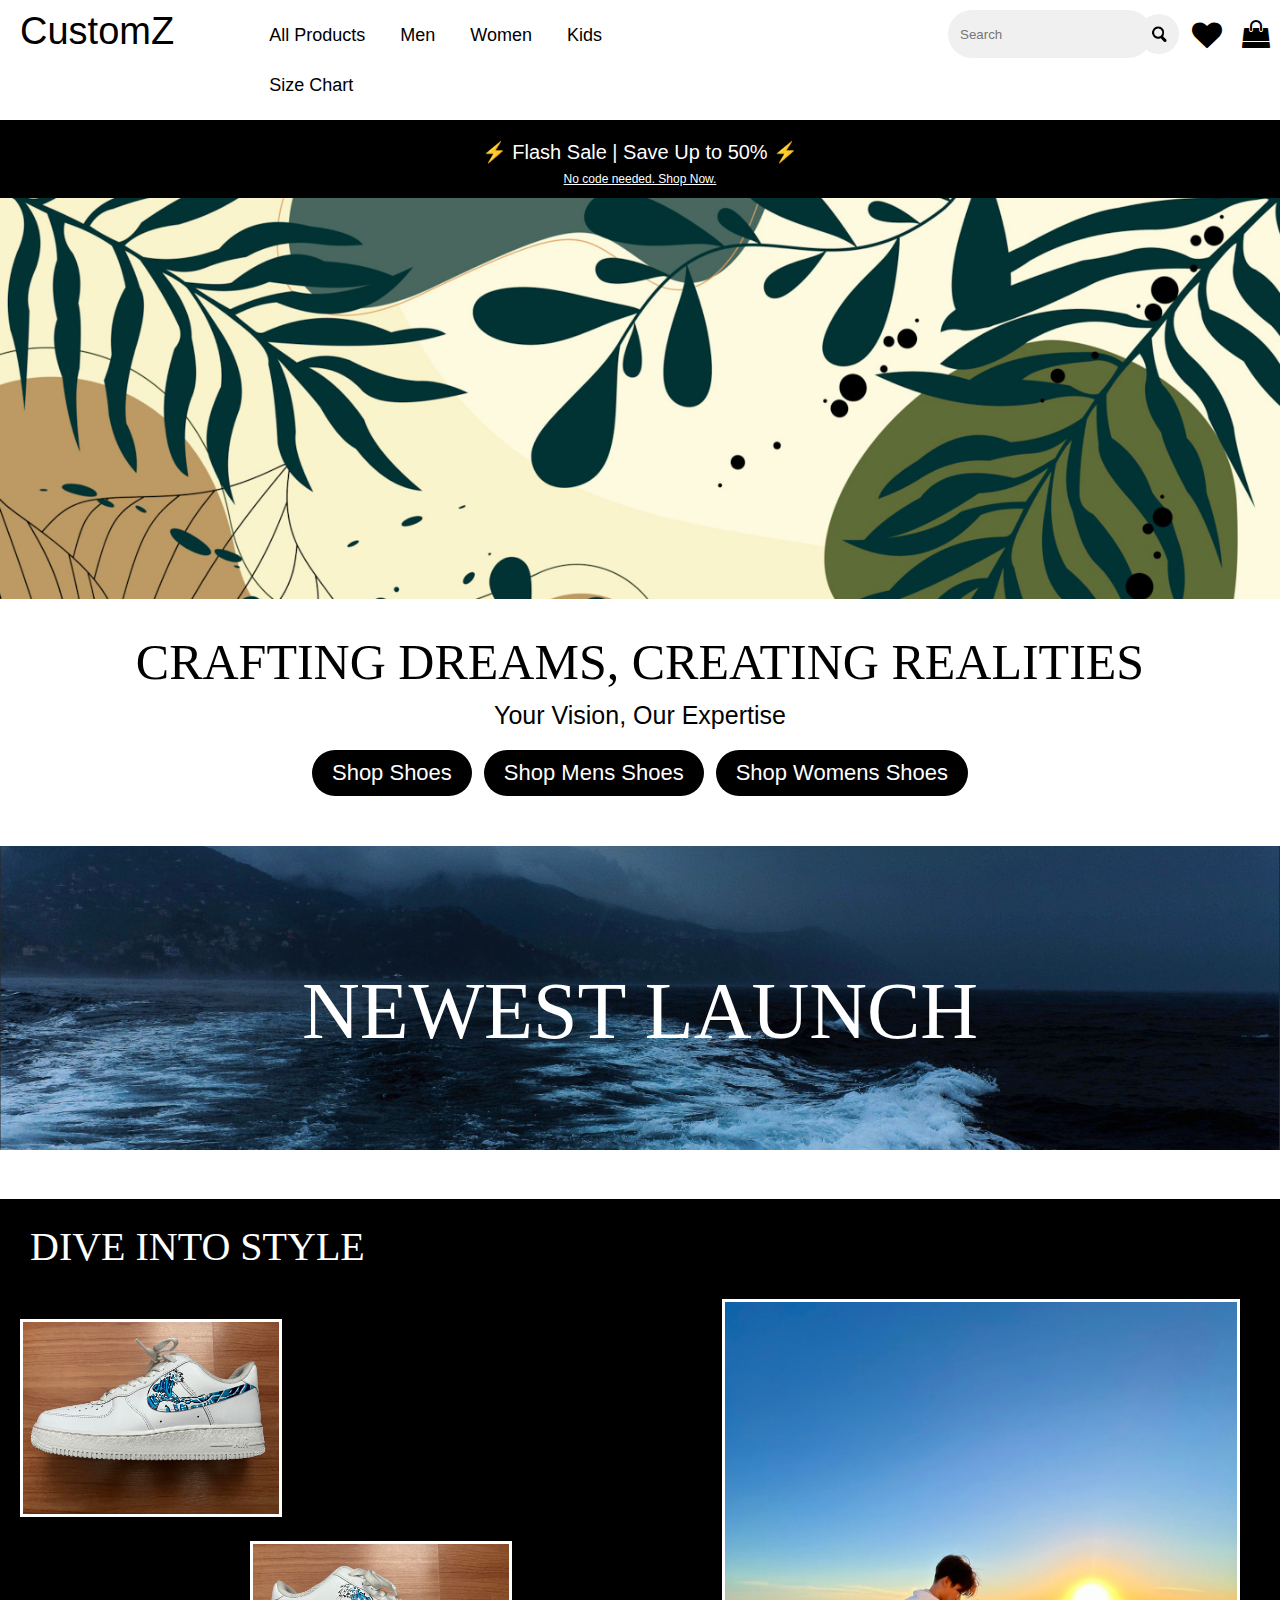
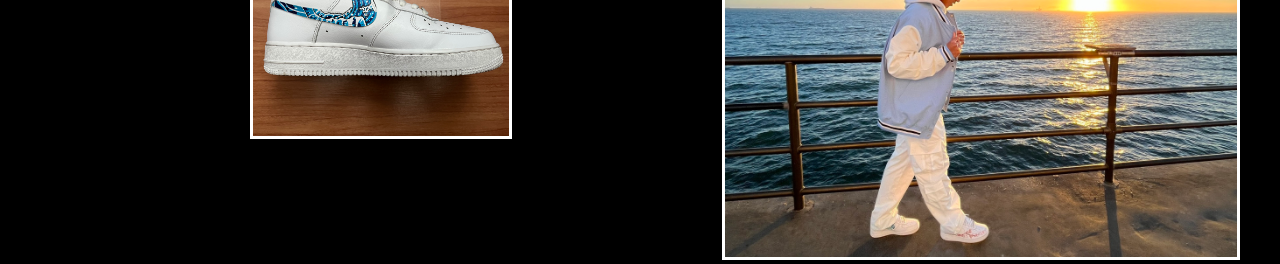
<file: index.html>
<!DOCTYPE html>
<html>

<head>
  <title> Home </title>
  <meta name="viewport" content="width = device-width, initial-scale = 1.0">
  <link rel="stylesheet" href="/CSS/header.css">
  <link rel="stylesheet" href="/CSS/flash-sale.css">
  <link rel="stylesheet" href="/CSS/main-page.css">
  <link rel="stylesheet" href="https://cdnjs.cloudflare.com/ajax/libs/font-awesome/4.7.0/css/font-awesome.min.css">

</head>

<body>
  <header>
    <div style="display: flex; flex-direction: row; justify-content: space-between;">
      <div class="header-flex">
        <div>
          <a href="home.html">
            <p class="customz">
              CustomZ
            </p>
          </a>
        </div>

        <div class="topnav-div">
          <nav class="topnav">
            <a href="all-products.html" class="button topnav-selections"> All Products </a>
            <a href="men.html" class="button topnav-selections"> Men </a>
            <a href="women.html" class="button topnav-selections"> Women </a>
            <a href="kid.html" class="button topnav-selections"> Kids </a>
            <a href="sizeChart.html" class="button topnav-selections"> Size Chart </a>
          </nav>
        </div>

      </div>
      <div class="header-flex">
        <div class="search-container">
          <form>
            <input type="search" placeholder="Search">
            <button class="search-button">
              <img src="/Images /search-icon.png" class="search-icon">
            </button>
          </form>
        </div>

        <div class="favorite-icon">
          <i class="fa fa-heart" style="font-size:30px;"></i>
        </div>

        <div class="bag-icon">
          <i class="fa fa-shopping-bag" style="font-size:28px; "></i>
        </div>
      </div>

    </div>

  </header>

  <div class="divider">
    <p class="sale-text"> ⚡ Flash Sale | Save Up to 50% ⚡</p>
    <p class="no-code-needed"> No code needed. Shop Now.</p>
  </div>

  <img src="/Images /home-wallpaper.png" class="home-image">

  <div class="slogan">
    <p class="slogan-text"> CRAFTING DREAMS, CREATING REALITIES</p>
    <p class="slogan-handle"> Your Vision, Our Expertise</p>
  </div>

  <div class="quick-nav">
    <button class="quick-nav-button"> Shop Shoes </button>
    <button class="quick-nav-button"> Shop Mens Shoes</button>
    <button class="quick-nav-button"> Shop Womens Shoes</button>
  </div>

  <div class="waves-background">
    <p class="waves-slogan"> NEWEST LAUNCH </p>
  </div>
  <div class="latest-release-section">
    <p class="latest-release-text">
      DIVE INTO STYLE
    </p>

  </div>
  <div class="flex-row" style="background-color: black;justify-content: space-between;">
    <div>
      <div class="latest-release-first inline-block">
        <img src="/Images /wave-shoe1.jpeg" class="latest-release-images">
      </div>

      <div class="latest-release-second">
        <img src="/Images /wave-shoe2.jpeg" class="latest-release-images inline-block">
      </div>
    </div>
    <div style="padding-right: 40px;">
      <img src="/Images /model.jpeg" class="model">
    </div>
  </div>
  <!-- <div class="inline-block">
    <img src="/Images /model.jpeg" class="model">
  </div> -->







</body>

</html>
</file>
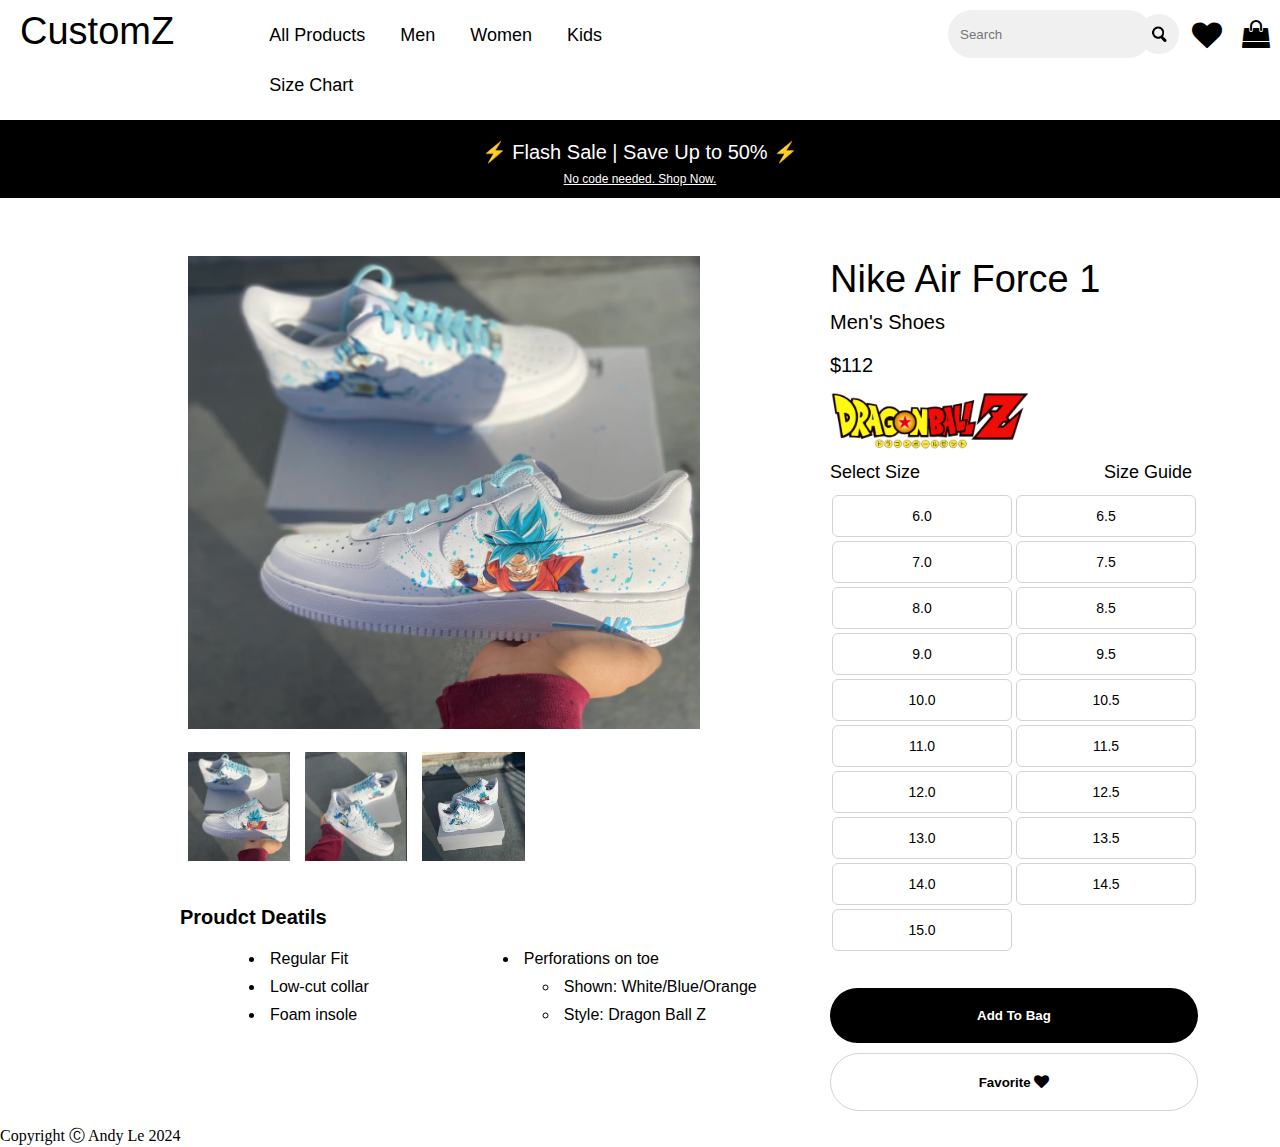
<file: HTML/dragonBallZ.html>
<!DOCTYPE html>
<html>
  <head>
    <title>Home</title>
    <meta name="viewport" content="width = device-width, initial-scale = 1.0" />
    <link rel="stylesheet" href="../CSS/header.css" />
    <link rel="stylesheet" href="../CSS/flash-sale.css" />
    <link rel="stylesheet" href="../CSS/product-page.css" />
    <link
      rel="stylesheet"
      href="https://cdnjs.cloudflare.com/ajax/libs/font-awesome/4.7.0/css/font-awesome.min.css"
    />
  </head>

  <body>
    <header>
      <div
        style="
          display: flex;
          flex-direction: row;
          justify-content: space-between;
        "
      >
        <div class="header-flex">
          <div>
            <a href="../index.html">
              <p class="customz">CustomZ</p>
            </a>
          </div>

          <div class="topnav-div">
            <nav class="topnav">
              <a href="all-products.html" class="button topnav-selections">
                All Products
              </a>
              <a href="men.html" class="button topnav-selections"> Men </a>
              <a href="women.html" class="button topnav-selections"> Women </a>
              <a href="kid.html" class="button topnav-selections"> Kids </a>
              <a href="sizeChart.html" class="button topnav-selections">
                Size Chart
              </a>
            </nav>
          </div>
        </div>
        <div class="header-flex">
          <div class="search-container">
            <form>
              <input type="search" placeholder="Search" />
              <button class="search-button">
                <img src="../Images /search-icon.png" class="search-icon" />
              </button>
            </form>
          </div>

          <div class="favorite-icon">
            <i class="fa fa-heart" style="font-size: 30px"></i>
          </div>

          <div class="bag-icon">
            <i class="fa fa-shopping-bag" style="font-size: 28px"></i>
          </div>
        </div>
      </div>
    </header>

    <div class="divider">
      <p class="sale-text">⚡ Flash Sale | Save Up to 50% ⚡</p>
      <p class="no-code-needed">No code needed. Shop Now.</p>
    </div>
    <!-- Sale Banner -->

    <div>
      <div class="parent-container">
        <div class="images-container">
          <div class="flex-container-row">
            <img
              src="../Images /Dragonball-1.png"
              class="product-image-size"
              id="mainImageSwitch"
            />
          </div>
          <div class="flex-container-row">
            <img
              src="../Images /Dragonball-1.png"
              class="product-mini-image-size"
              id="imageSwitch1"
              onclick="switchImage(1)"
            />
            <img
              src="../Images /Dragonball-2.png"
              class="product-mini-image-size"
              id="imageSwitch2"
              onclick="switchImage(2)"
            />
            <img
              src="../Images /Dragonball-3.png"
              class="product-mini-image-size"
              id="imageSwitch3"
              onclick="switchImage(3)"
            />
          </div>
          <div class="product-details-text">Proudct Deatils</div>
          <div class="product-description-container">
            <ul>
              <li class="product-description-text">Regular Fit</li>
              <li class="product-description-text">Low-cut collar</li>
              <li class="product-description-text">Foam insole</li>
            </ul>
            <ul style="padding-left: 100px">
              <li class="product-description-text">Perforations on toe</li>
              <ul>
                <li class="product-description-text">
                  Shown: White/Blue/Orange
                </li>
                <li class="product-description-text">Style: Dragon Ball Z</li>
              </ul>
            </ul>
          </div>
        </div>
        <div class="product-information-container">
          <p class="product-name">Nike Air Force 1</p>
          <p class="product-gender">Men's Shoes</p>
          <p class="product-price">$112</p>
          <img src="/Images /dragonBallZLogo.png" style="width: 200px" />
          <div class="product-size-container">
            <div class="size-text-container">
              <p class="select-size-text">Select Size</p>
              <p class="size-guide-text">Size Guide</p>
            </div>
            <div class="product-size-row">
              <button class="size-button" onclick="select(6.0)" id="size6">
                6.0
              </button>
              <button class="size-button" onclick="select(6.5)" id="size6.5">
                6.5
              </button>
            </div>
            <div class="product-size-row">
              <button class="size-button" onclick="select(7.0)" id="size7">
                7.0
              </button>
              <button class="size-button" onclick="select(7.5)" id="size7.5">
                7.5
              </button>
            </div>
            <div class="product-size-row">
              <button class="size-button" onclick="select(8.0)" id="size8">
                8.0
              </button>
              <button class="size-button" onclick="select(8.5)" id="size8.5">
                8.5
              </button>
            </div>
            <div class="product-size-row">
              <button class="size-button" onclick="select(9.0)" id="size9">
                9.0
              </button>
              <button class="size-button" onclick="select(9.5)" id="size9.5">
                9.5
              </button>
            </div>
            <div class="product-size-row">
              <button class="size-button" onclick="select(10.0)" id="size10">
                10.0
              </button>
              <button class="size-button" onclick="select(10.5)" id="size10.5">
                10.5
              </button>
            </div>
            <div class="product-size-row">
              <button class="size-button" onclick="select(11.0)" id="size11">
                11.0
              </button>
              <button class="size-button" onclick="select(11.5)" id="size11.5">
                11.5
              </button>
            </div>
            <div class="product-size-row">
              <button class="size-button" onclick="select(12.0)" id="size12">
                12.0
              </button>
              <button class="size-button" onclick="select(12.5)" id="size12.5">
                12.5
              </button>
            </div>
            <div class="product-size-row">
              <button class="size-button" onclick="select(13.0)" id="size13">
                13.0
              </button>
              <button class="size-button" onclick="select(13.5)" id="size13.5">
                13.5
              </button>
            </div>
            <div class="product-size-row">
              <button class="size-button" onclick="select(14.0)" id="size14">
                14.0
              </button>
              <button class="size-button" onclick="select(14.5)" id="size14.5">
                14.5
              </button>
            </div>
            <div class="product-size-row">
              <button class="size-button" onclick="select(15.0)" id="size15">
                15.0
              </button>
            </div>
          </div>
          <div>
            <button class="shop-buttons add-to-bag">Add To Bag</button>
            <button class="shop-buttons favorite">
              Favorite
              <i class="fa fa-heart" style="font-size: 15px"></i>
            </button>
          </div>
        </div>
      </div>
    </div>
    <footer>
      <div class="footer-container">
        <div>Copyright Ⓒ Andy Le 2024</div>
      </div>
    </footer>
    <script src="../Javascript/individualProducts.js"></script>
  </body>
</html>
</file>
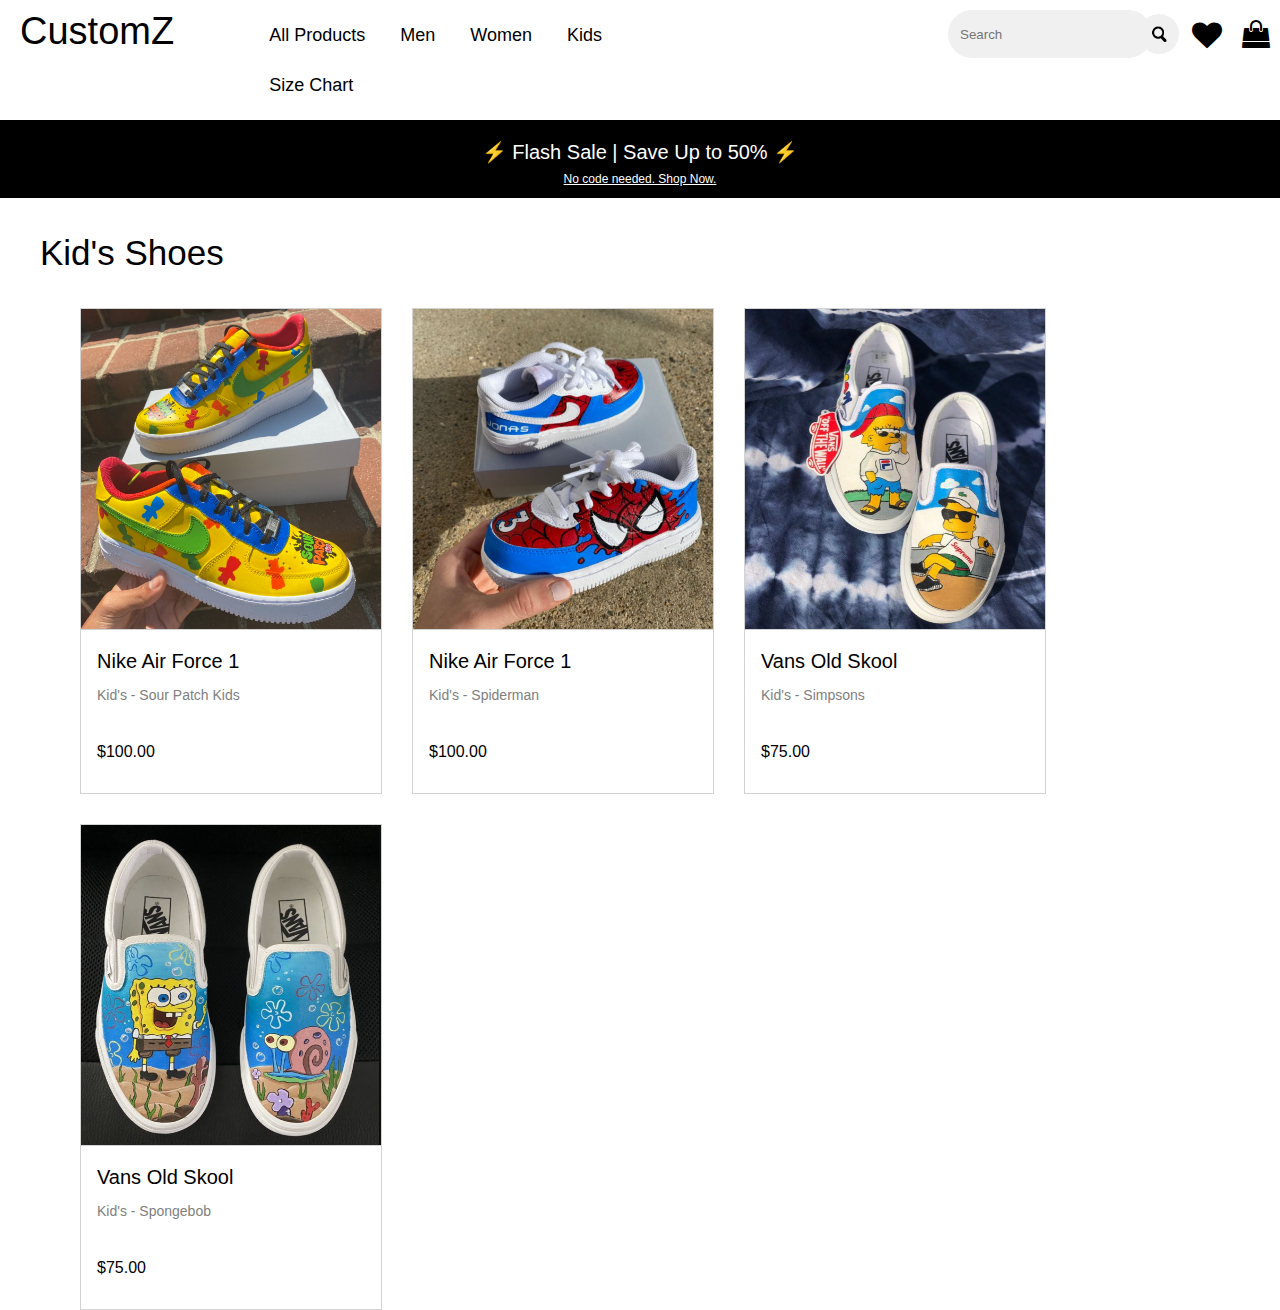
<file: HTML/kid.html>
<!DOCTYPE html>
<html>

<head>
  <title> Kid's Shoes </title>
  <meta name="viewport" content="width = device-width, initial-scale = 1.0">
  <link rel="stylesheet" href="/CSS/header.css">
  <link rel="stylesheet" href="/CSS/flash-sale.css">
  <link rel="stylesheet" href="/CSS/men.css">
  <link rel="stylesheet" href="https://cdnjs.cloudflare.com/ajax/libs/font-awesome/4.7.0/css/font-awesome.min.css">

</head>

<body>
  <header>
    <div style="display: flex; flex-direction: row; justify-content: space-between;">
      <div class="header-flex">
        <div>
          <a href="home.html">
            <p class="customz">
              CustomZ
            </p>
          </a>
        </div>

        <div class="topnav-div">
          <nav class="topnav">
            <a href="all-products.html" class="button topnav-selections"> All Products </a>
            <a href="men.html" class="button topnav-selections"> Men </a>
            <a href="women.html" class="button topnav-selections"> Women </a>
            <a href="kid.html" class="button topnav-selections"> Kids </a>
            <a href="sizeChart.html" class="button topnav-selections"> Size Chart </a>
          </nav>
        </div>

      </div>
      <div class="header-flex">
        <div class="search-container">
          <form>
            <input type="search" placeholder="Search">
            <button class="search-button">
              <img src="/Images /search-icon.png" class="search-icon">
            </button>
          </form>
        </div>

        <div class="favorite-icon">
          <i class="fa fa-heart" style="font-size:30px;"></i>
        </div>

        <div class="bag-icon">
          <i class="fa fa-shopping-bag" style="font-size:28px; "></i>
        </div>
      </div>

    </div>

  </header>

  <div class="divider">
    <p class="sale-text"> ⚡ Flash Sale | Save Up to 50% ⚡ </p>
    <p class="no-code-needed"> No code needed. Shop Now.</p>
  </div>

  <p class="mens-text"> Kid's Shoes </p>

  <!--------------------------------------------->
  <div class="flex-container-products flex-container-parent">
    <div class="product-card">
      <a href="home.html">
        <img src="/Images /Nike Kids - Sour patch kids.png" class="card-image">
        <div class="product-card-content">
          <p class="product-name"> Nike Air Force 1 </p>
          <p class="product-description"> Kid's - Sour Patch Kids </p>
          <p class="product-price"> $100.00 </p>
        </div>
      </a>
    </div>
    <div class="product-card">
      <a href="home.html">
        <img src="/Images /Nike Kids - Spiderman.png" class="card-image">
        <div class="product-card-content">
          <p class="product-name"> Nike Air Force 1 </p>
          <p class="product-description"> Kid's - Spiderman </p>
          <p class="product-price"> $100.00 </p>
        </div>
      </a>
    </div>
    <div class="product-card">
      <a href="home.html">
        <img src="/Images /vans-simpsons.png" class="card-image">
        <div class="product-card-content">
          <p class="product-name"> Vans Old Skool </p>
          <p class="product-description"> Kid's - Simpsons </p>
          <p class="product-price"> $75.00 </p>
        </div>
      </a>
    </div>

    <div class="product-card">
      <a href="home.html">
        <img src="/Images /Vans Kids - Spongebob.png" class="card-image">
        <div class="product-card-content">
          <p class="product-name"> Vans Old Skool </p>
          <p class="product-description"> Kid's - Spongebob </p>
          <p class="product-price"> $75.00 </p>
        </div>
      </a>
    </div>


  </div>
  </div>
</body>

</html>
</file>
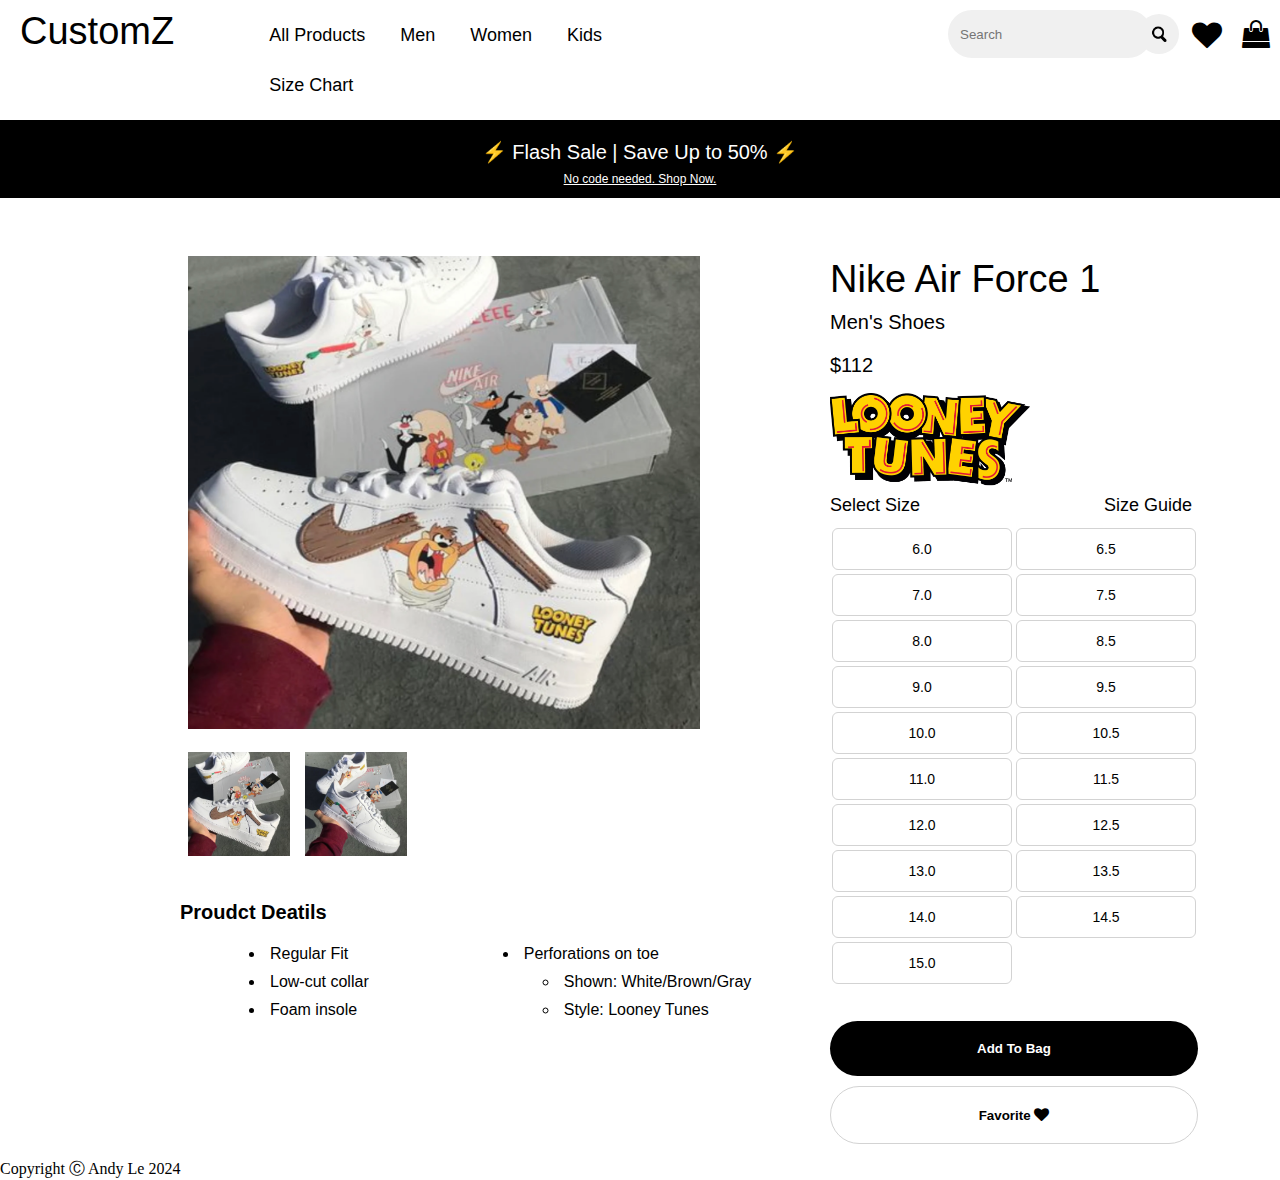
<file: HTML/looneyTunes.html>
<!DOCTYPE html>
<html>
  <head>
    <title>Home</title>
    <meta name="viewport" content="width = device-width, initial-scale = 1.0" />
    <link rel="stylesheet" href="../CSS/header.css" />
    <link rel="stylesheet" href="../CSS/flash-sale.css" />
    <link rel="stylesheet" href="../CSS/product-page.css" />
    <link
      rel="stylesheet"
      href="https://cdnjs.cloudflare.com/ajax/libs/font-awesome/4.7.0/css/font-awesome.min.css"
    />
  </head>

  <body>
    <header>
      <div
        style="
          display: flex;
          flex-direction: row;
          justify-content: space-between;
        "
      >
        <div class="header-flex">
          <div>
            <a href="../index.html">
              <p class="customz">CustomZ</p>
            </a>
          </div>

          <div class="topnav-div">
            <nav class="topnav">
              <a href="all-products.html" class="button topnav-selections">
                All Products
              </a>
              <a href="men.html" class="button topnav-selections"> Men </a>
              <a href="women.html" class="button topnav-selections"> Women </a>
              <a href="kid.html" class="button topnav-selections"> Kids </a>
              <a href="sizeChart.html" class="button topnav-selections">
                Size Chart
              </a>
            </nav>
          </div>
        </div>
        <div class="header-flex">
          <div class="search-container">
            <form>
              <input type="search" placeholder="Search" />
              <button class="search-button">
                <img src="../Images /search-icon.png" class="search-icon" />
              </button>
            </form>
          </div>

          <div class="favorite-icon">
            <i class="fa fa-heart" style="font-size: 30px"></i>
          </div>

          <div class="bag-icon">
            <i class="fa fa-shopping-bag" style="font-size: 28px"></i>
          </div>
        </div>
      </div>
    </header>

    <div class="divider">
      <p class="sale-text">⚡ Flash Sale | Save Up to 50% ⚡</p>
      <p class="no-code-needed">No code needed. Shop Now.</p>
    </div>
    <!-- Sale Banner -->

    <div>
      <div class="parent-container">
        <div class="images-container">
          <div class="flex-container-row">
            <img
              src="../Images /Looneytunes-1.png"
              class="product-image-size"
              id="mainImageSwitch"
            />
          </div>
          <div class="flex-container-row">
            <img
              src="../Images /Looneytunes-1.png"
              class="product-mini-image-size"
              id="imageSwitch1"
              onclick="switchImage(1)"
            />
            <img
              src="../Images /Looneytunes-2.png"
              class="product-mini-image-size"
              id="imageSwitch2"
              onclick="switchImage(2)"
            />
          </div>
          <div class="product-details-text">Proudct Deatils</div>
          <div class="product-description-container">
            <ul>
              <li class="product-description-text">Regular Fit</li>
              <li class="product-description-text">Low-cut collar</li>
              <li class="product-description-text">Foam insole</li>
            </ul>
            <ul style="padding-left: 100px">
              <li class="product-description-text">Perforations on toe</li>
              <ul>
                <li class="product-description-text">
                  Shown: White/Brown/Gray
                </li>
                <li class="product-description-text">Style: Looney Tunes</li>
              </ul>
            </ul>
          </div>
        </div>
        <div class="product-information-container">
          <p class="product-name">Nike Air Force 1</p>
          <p class="product-gender">Men's Shoes</p>
          <p class="product-price">$112</p>
          <img src="../Images /looneyTunesLogo.png" style="width: 200px" />
          <div class="product-size-container">
            <div class="size-text-container">
              <p class="select-size-text">Select Size</p>
              <p class="size-guide-text">Size Guide</p>
            </div>
            <div class="product-size-row">
              <button class="size-button" onclick="select(6.0)" id="size6">
                6.0
              </button>
              <button class="size-button" onclick="select(6.5)" id="size6.5">
                6.5
              </button>
            </div>
            <div class="product-size-row">
              <button class="size-button" onclick="select(7.0)" id="size7">
                7.0
              </button>
              <button class="size-button" onclick="select(7.5)" id="size7.5">
                7.5
              </button>
            </div>
            <div class="product-size-row">
              <button class="size-button" onclick="select(8.0)" id="size8">
                8.0
              </button>
              <button class="size-button" onclick="select(8.5)" id="size8.5">
                8.5
              </button>
            </div>
            <div class="product-size-row">
              <button class="size-button" onclick="select(9.0)" id="size9">
                9.0
              </button>
              <button class="size-button" onclick="select(9.5)" id="size9.5">
                9.5
              </button>
            </div>
            <div class="product-size-row">
              <button class="size-button" onclick="select(10.0)" id="size10">
                10.0
              </button>
              <button class="size-button" onclick="select(10.5)" id="size10.5">
                10.5
              </button>
            </div>
            <div class="product-size-row">
              <button class="size-button" onclick="select(11.0)" id="size11">
                11.0
              </button>
              <button class="size-button" onclick="select(11.5)" id="size11.5">
                11.5
              </button>
            </div>
            <div class="product-size-row">
              <button class="size-button" onclick="select(12.0)" id="size12">
                12.0
              </button>
              <button class="size-button" onclick="select(12.5)" id="size12.5">
                12.5
              </button>
            </div>
            <div class="product-size-row">
              <button class="size-button" onclick="select(13.0)" id="size13">
                13.0
              </button>
              <button class="size-button" onclick="select(13.5)" id="size13.5">
                13.5
              </button>
            </div>
            <div class="product-size-row">
              <button class="size-button" onclick="select(14.0)" id="size14">
                14.0
              </button>
              <button class="size-button" onclick="select(14.5)" id="size14.5">
                14.5
              </button>
            </div>
            <div class="product-size-row">
              <button class="size-button" onclick="select(15.0)" id="size15">
                15.0
              </button>
            </div>
          </div>
          <div>
            <button class="shop-buttons add-to-bag">Add To Bag</button>
            <button class="shop-buttons favorite">
              Favorite
              <i class="fa fa-heart" style="font-size: 15px"></i>
            </button>
          </div>
        </div>
      </div>
    </div>
    <footer>
      <div class="footer-container">
        <div>Copyright Ⓒ Andy Le 2024</div>
      </div>
    </footer>
    <script src="../Javascript/individualProducts.js"></script>
  </body>
</html>
</file>
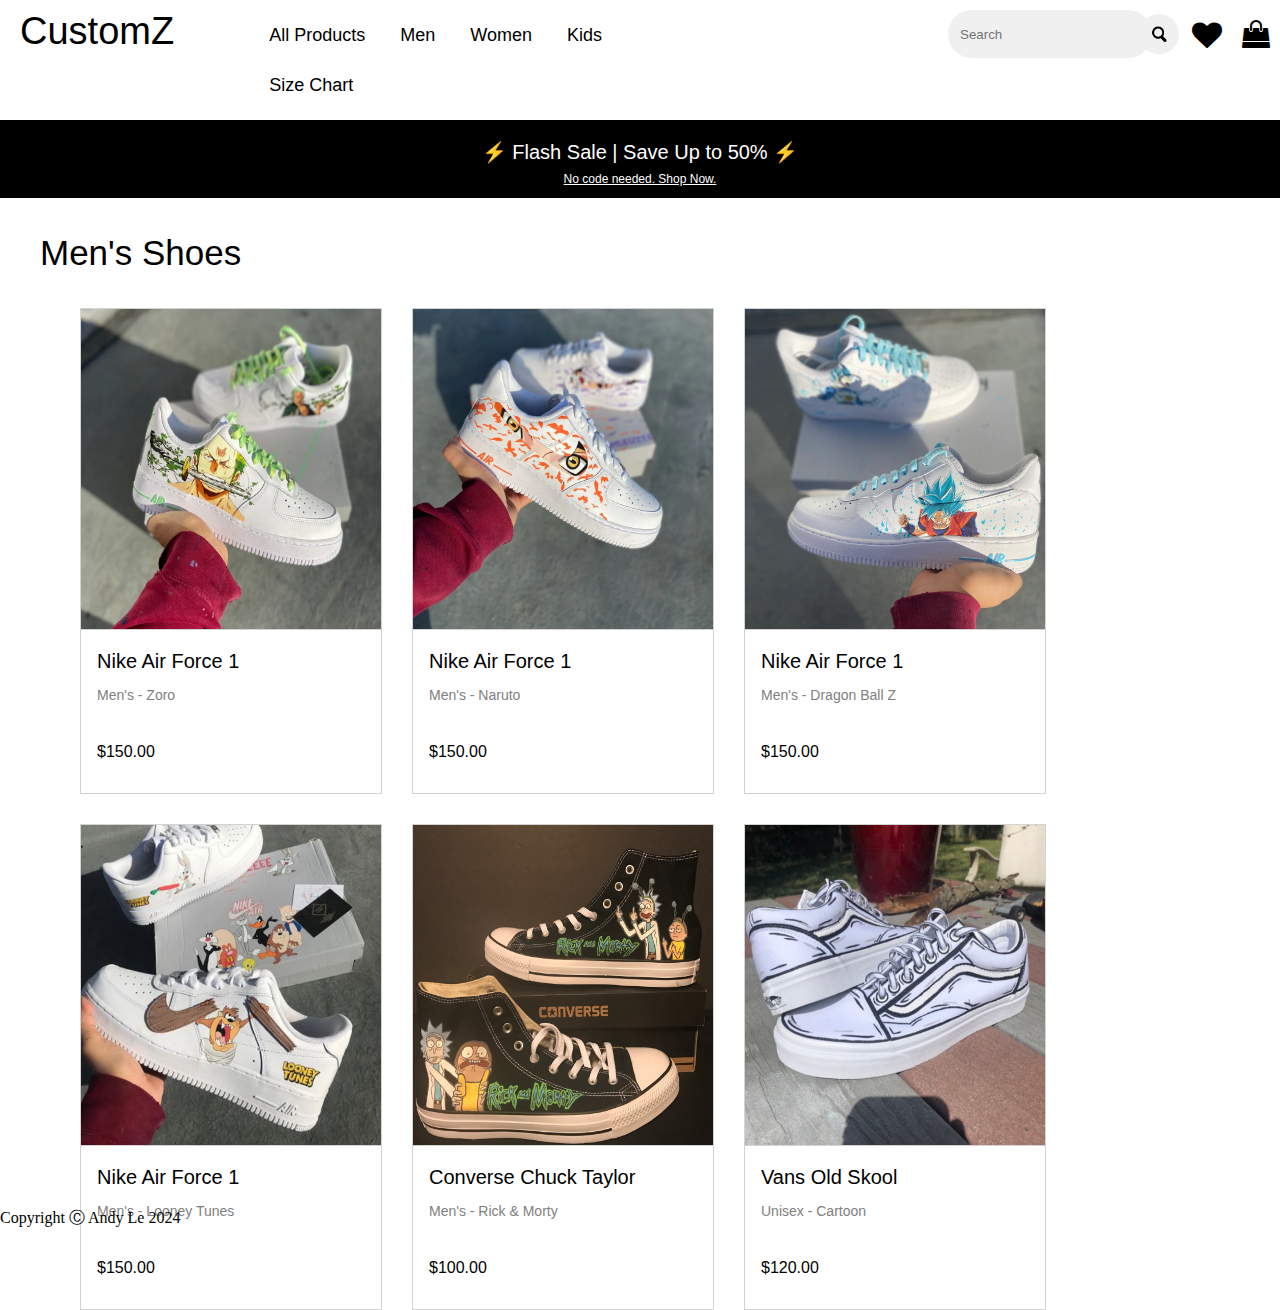
<file: HTML/men.html>
<!DOCTYPE html>
<html>
  <head>
    <title>Men's Shoes</title>
    <meta name="viewport" content="width = device-width, initial-scale = 1.0" />
    <link rel="stylesheet" href="../CSS/all-products.css" />
    <link rel="stylesheet" href="../CSS/flash-sale.css" />
    <link rel="stylesheet" href="../CSS/men.css" />
    <link rel="stylesheet" href="../CSS/header.css" />
    <link
      rel="stylesheet"
      href="https://cdnjs.cloudflare.com/ajax/libs/font-awesome/4.7.0/css/font-awesome.min.css"
    />
  </head>

  <body>
    <header>
      <div
        style="
          display: flex;
          flex-direction: row;
          justify-content: space-between;
        "
      >
        <div class="header-flex">
          <div>
            <a href="../index.html">
              <p class="customz">CustomZ</p>
            </a>
          </div>

          <div class="topnav-div">
            <nav class="topnav">
              <a href="all-products.html" class="button topnav-selections">
                All Products
              </a>
              <a href="men.html" class="button topnav-selections"> Men </a>
              <a href="women.html" class="button topnav-selections"> Women </a>
              <a href="kid.html" class="button topnav-selections"> Kids </a>
              <a href="sizeChart.html" class="button topnav-selections">
                Size Chart
              </a>
            </nav>
          </div>
        </div>
        <div class="header-flex">
          <div class="search-container">
            <form>
              <input type="search" placeholder="Search" />
              <button class="search-button">
                <img src="../Images /search-icon.png" class="search-icon" />
              </button>
            </form>
          </div>

          <div class="favorite-icon">
            <i class="fa fa-heart" style="font-size: 30px"></i>
          </div>

          <div class="bag-icon">
            <i class="fa fa-shopping-bag" style="font-size: 28px"></i>
          </div>
        </div>
      </div>
    </header>

    <div class="divider">
      <p class="sale-text">⚡ Flash Sale | Save Up to 50% ⚡</p>
      <p class="no-code-needed">No code needed. Shop Now.</p>
    </div>

    <p class="mens-text">Men's Shoes</p>

    <!--------------------------------------------->
    <div class="flex-container-products flex-container-parent">
      <div class="product-card">
        <a href="zoro.html">
          <img src="../Images /zoro-1.png" class="card-image" />
          <div class="product-card-content">
            <p class="product-name">Nike Air Force 1</p>
            <p class="product-description">Men's - Zoro</p>
            <p class="product-price">$150.00</p>
          </div>
        </a>
      </div>
      <div class="product-card">
        <a href="naruto.html">
          <img src="../Images /Naruto-1.png" class="card-image" />
          <div class="product-card-content">
            <p class="product-name">Nike Air Force 1</p>
            <p class="product-description">Men's - Naruto</p>
            <p class="product-price">$150.00</p>
          </div>
        </a>
      </div>

      <div class="product-card">
        <a href="dragonBallZ.html">
          <img src="../Images /Dragonball-1.png" class="card-image" />
          <div class="product-card-content">
            <p class="product-name">Nike Air Force 1</p>
            <p class="product-description">Men's - Dragon Ball Z</p>
            <p class="product-price">$150.00</p>
          </div>
        </a>
      </div>
      <div class="product-card">
        <a href="looneyTunes.html">
          <img src="../Images /Looneytunes-1.png" class="card-image" />
          <div class="product-card-content">
            <p class="product-name">Nike Air Force 1</p>
            <p class="product-description">Men's - Looney Tunes</p>
            <p class="product-price">$150.00</p>
          </div>
        </a>
      </div>

      <div class="product-card">
        <a href="home.html">
          <img
            src="../Images /converse-rick-and-morty.png"
            class="card-image"
          />
          <div class="product-card-content">
            <p class="product-name">Converse Chuck Taylor</p>
            <p class="product-description">Men's - Rick & Morty</p>
            <p class="product-price">$100.00</p>
          </div>
        </a>
      </div>

      <div class="product-card">
        <a href="home.html">
          <img src="../Images /vans-cartoon.png" class="card-image" />
          <div class="product-card-content">
            <p class="product-name">Vans Old Skool</p>
            <p class="product-description">Unisex - Cartoon</p>
            <p class="product-price">$120.00</p>
          </div>
        </a>
      </div>
    </div>

    <footer>
      <div class="footer-container">
        <div>Copyright Ⓒ Andy Le 2024</div>
      </div>
    </footer>
  </body>
</html>
</file>
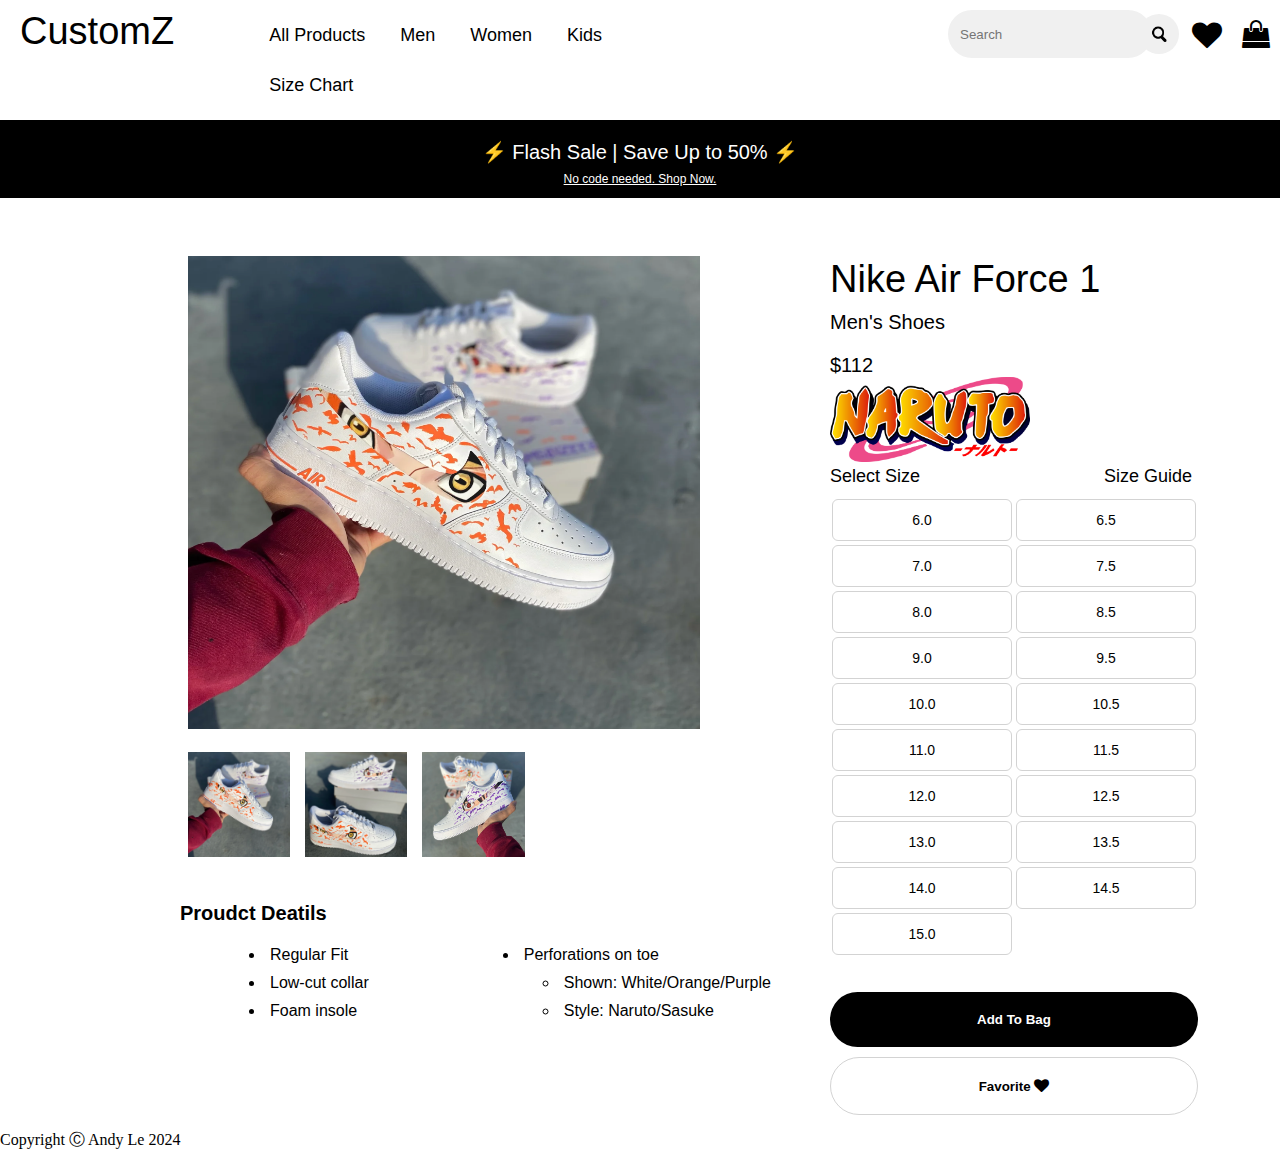
<file: HTML/naruto.html>
<!DOCTYPE html>
<html>
  <head>
    <title>Home</title>
    <meta name="viewport" content="width = device-width, initial-scale = 1.0" />
    <link rel="stylesheet" href="../CSS/header.css" />
    <link rel="stylesheet" href="../CSS/flash-sale.css" />
    <link rel="stylesheet" href="../CSS/product-page.css" />
    <link
      rel="stylesheet"
      href="https://cdnjs.cloudflare.com/ajax/libs/font-awesome/4.7.0/css/font-awesome.min.css"
    />
  </head>

  <body>
    <header>
      <div
        style="
          display: flex;
          flex-direction: row;
          justify-content: space-between;
        "
      >
        <div class="header-flex">
          <div>
            <a href="../index.html">
              <p class="customz">CustomZ</p>
            </a>
          </div>

          <div class="topnav-div">
            <nav class="topnav">
              <a href="all-products.html" class="button topnav-selections">
                All Products
              </a>
              <a href="men.html" class="button topnav-selections"> Men </a>
              <a href="women.html" class="button topnav-selections"> Women </a>
              <a href="kid.html" class="button topnav-selections"> Kids </a>
              <a href="sizeChart.html" class="button topnav-selections">
                Size Chart
              </a>
            </nav>
          </div>
        </div>
        <div class="header-flex">
          <div class="search-container">
            <form>
              <input type="search" placeholder="Search" />
              <button class="search-button">
                <img src="../Images /search-icon.png" class="search-icon" />
              </button>
            </form>
          </div>

          <div class="favorite-icon">
            <i class="fa fa-heart" style="font-size: 30px"></i>
          </div>

          <div class="bag-icon">
            <i class="fa fa-shopping-bag" style="font-size: 28px"></i>
          </div>
        </div>
      </div>
    </header>

    <div class="divider">
      <p class="sale-text">⚡ Flash Sale | Save Up to 50% ⚡</p>
      <p class="no-code-needed">No code needed. Shop Now.</p>
    </div>
    <!-- Sale Banner -->

    <div>
      <div class="parent-container">
        <div class="images-container">
          <div class="flex-container-row">
            <img
              src="../Images /Naruto-1.png"
              class="product-image-size"
              id="mainImageSwitch"
            />
          </div>
          <div class="flex-container-row">
            <img
              src="../Images /Naruto-1.png"
              class="product-mini-image-size"
              id="imageSwitch1"
              onclick="switchImage(1)"
            />
            <img
              src="../Images /Naruto-2.png"
              class="product-mini-image-size"
              id="imageSwitch2"
              onclick="switchImage(2)"
            />
            <img
              src="../Images /Naruto-3.png"
              class="product-mini-image-size"
              id="imageSwitch3"
              onclick="switchImage(3)"
            />
          </div>
          <div class="product-details-text">Proudct Deatils</div>
          <div class="product-description-container">
            <ul>
              <li class="product-description-text">Regular Fit</li>
              <li class="product-description-text">Low-cut collar</li>
              <li class="product-description-text">Foam insole</li>
            </ul>
            <ul style="padding-left: 100px">
              <li class="product-description-text">Perforations on toe</li>
              <ul>
                <li class="product-description-text">
                  Shown: White/Orange/Purple
                </li>
                <li class="product-description-text">Style: Naruto/Sasuke</li>
              </ul>
            </ul>
          </div>
        </div>
        <div class="product-information-container">
          <p class="product-name">Nike Air Force 1</p>
          <p class="product-gender">Men's Shoes</p>
          <p class="product-price">$112</p>
          <img src="../Images /narutoLogo.png" style="width: 200px" />
          <div class="product-size-container">
            <div class="size-text-container">
              <p class="select-size-text">Select Size</p>
              <p class="size-guide-text">Size Guide</p>
            </div>
            <div class="product-size-row">
              <button class="size-button" onclick="select(6.0)" id="size6">
                6.0
              </button>
              <button class="size-button" onclick="select(6.5)" id="size6.5">
                6.5
              </button>
            </div>
            <div class="product-size-row">
              <button class="size-button" onclick="select(7.0)" id="size7">
                7.0
              </button>
              <button class="size-button" onclick="select(7.5)" id="size7.5">
                7.5
              </button>
            </div>
            <div class="product-size-row">
              <button class="size-button" onclick="select(8.0)" id="size8">
                8.0
              </button>
              <button class="size-button" onclick="select(8.5)" id="size8.5">
                8.5
              </button>
            </div>
            <div class="product-size-row">
              <button class="size-button" onclick="select(9.0)" id="size9">
                9.0
              </button>
              <button class="size-button" onclick="select(9.5)" id="size9.5">
                9.5
              </button>
            </div>
            <div class="product-size-row">
              <button class="size-button" onclick="select(10.0)" id="size10">
                10.0
              </button>
              <button class="size-button" onclick="select(10.5)" id="size10.5">
                10.5
              </button>
            </div>
            <div class="product-size-row">
              <button class="size-button" onclick="select(11.0)" id="size11">
                11.0
              </button>
              <button class="size-button" onclick="select(11.5)" id="size11.5">
                11.5
              </button>
            </div>
            <div class="product-size-row">
              <button class="size-button" onclick="select(12.0)" id="size12">
                12.0
              </button>
              <button class="size-button" onclick="select(12.5)" id="size12.5">
                12.5
              </button>
            </div>
            <div class="product-size-row">
              <button class="size-button" onclick="select(13.0)" id="size13">
                13.0
              </button>
              <button class="size-button" onclick="select(13.5)" id="size13.5">
                13.5
              </button>
            </div>
            <div class="product-size-row">
              <button class="size-button" onclick="select(14.0)" id="size14">
                14.0
              </button>
              <button class="size-button" onclick="select(14.5)" id="size14.5">
                14.5
              </button>
            </div>
            <div class="product-size-row">
              <button class="size-button" onclick="select(15.0)" id="size15">
                15.0
              </button>
            </div>
          </div>
          <div>
            <button class="shop-buttons add-to-bag">Add To Bag</button>
            <button class="shop-buttons favorite">
              Favorite
              <i class="fa fa-heart" style="font-size: 15px"></i>
            </button>
          </div>
        </div>
      </div>
    </div>
    <footer>
      <div class="footer-container">
        <div>Copyright Ⓒ Andy Le 2024</div>
      </div>
    </footer>
    <script src="../Javascript/individualProducts.js"></script>
  </body>
</html>
</file>
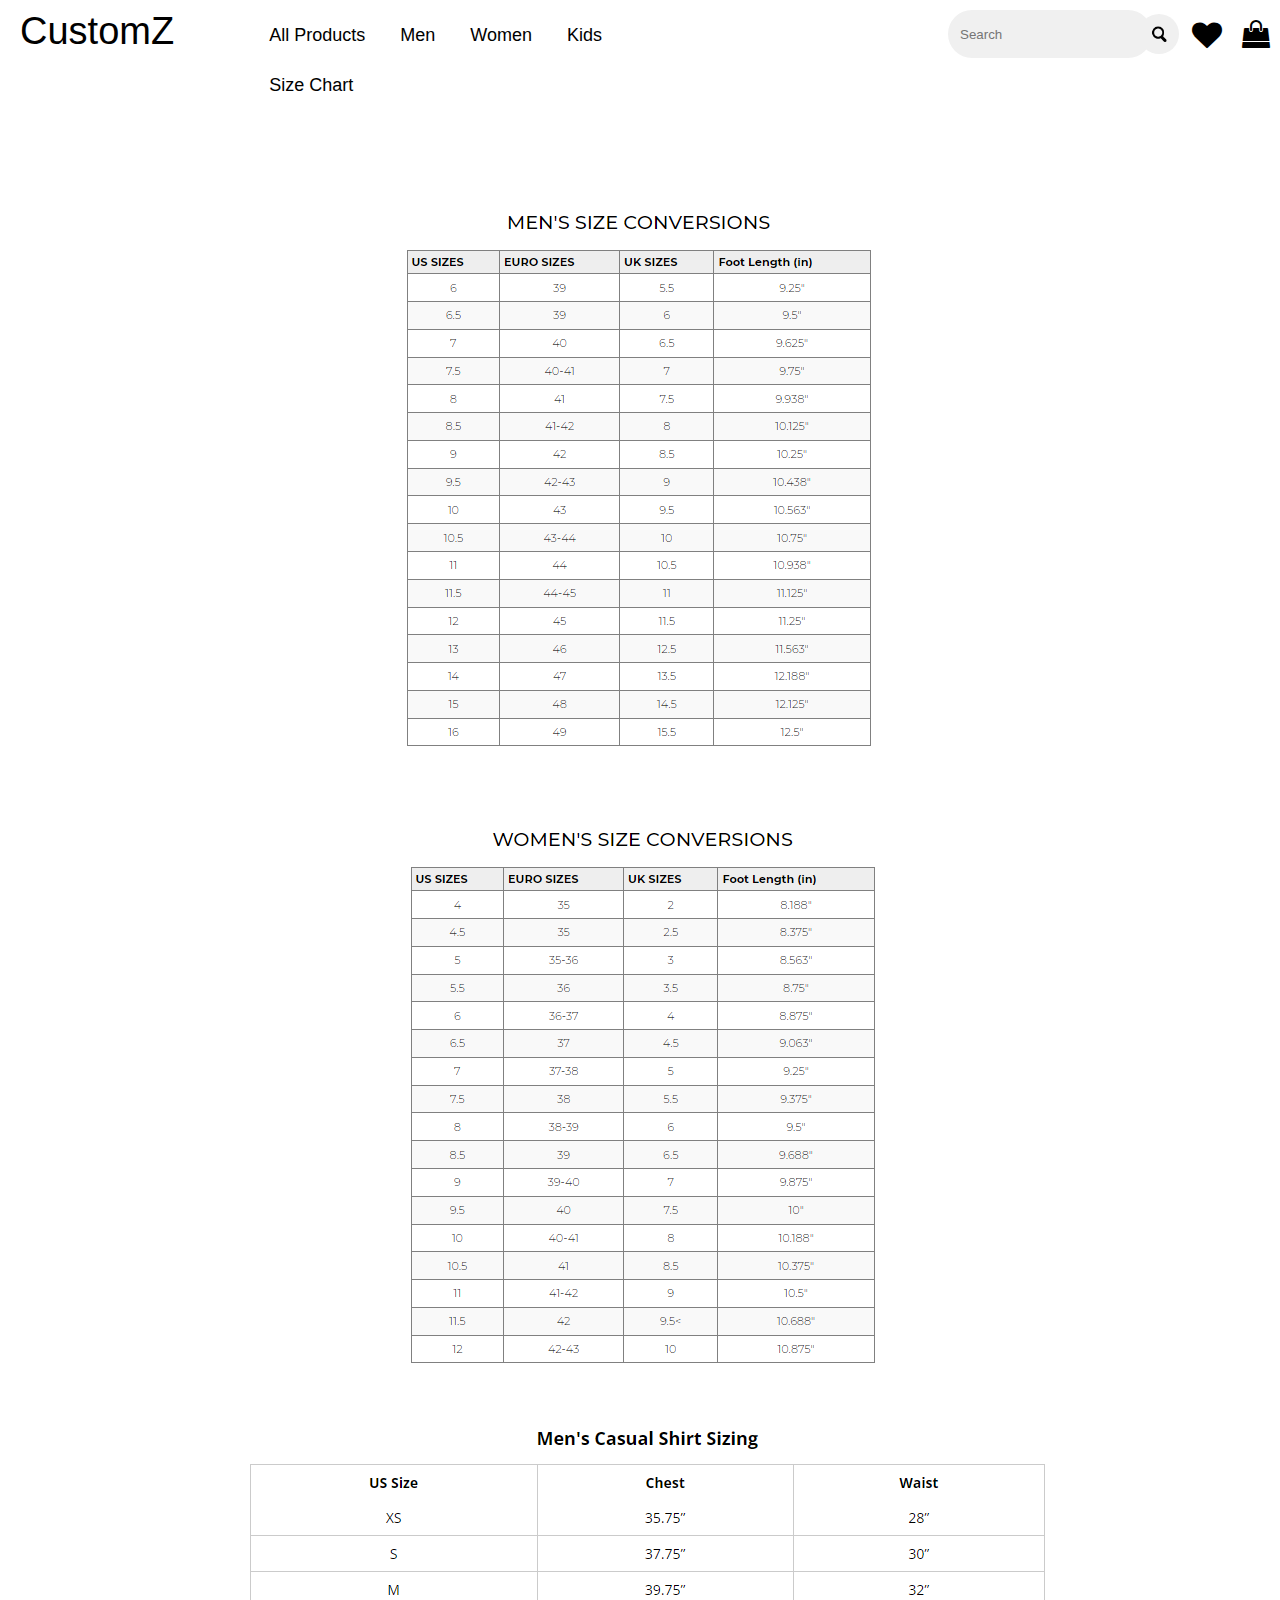
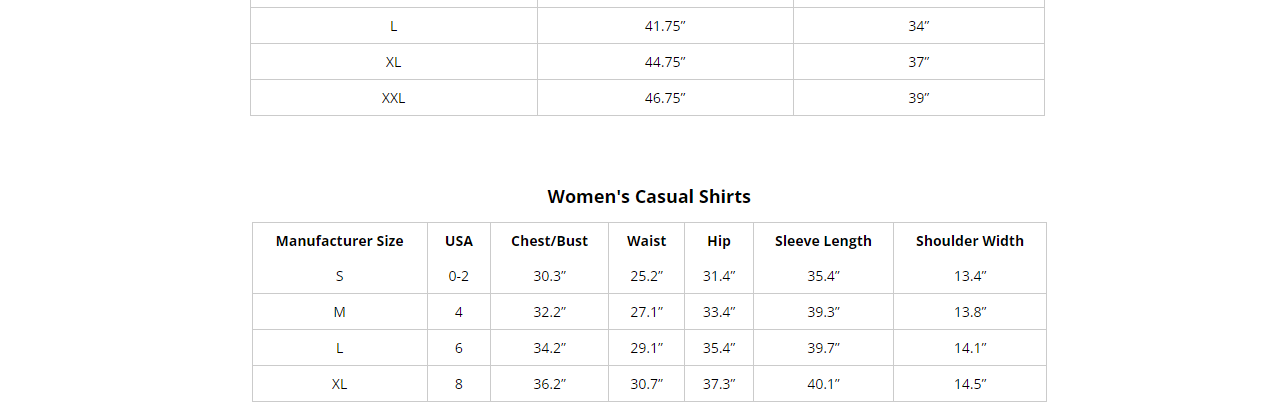
<file: HTML/sizeChart.html>
<!DOCTYPE html>
<html>
  <head>
    <meta name="viewport" content="width = device-width, initial-scale = 1.0" />
    <link rel="stylesheet" href="../CSS/header.css" />
    <link
      rel="stylesheet"
      href="https://cdnjs.cloudflare.com/ajax/libs/font-awesome/4.7.0/css/font-awesome.min.css"
    />
    <title>Size Chart</title>
  </head>

  <body>
    <header>
      <div
        style="
          display: flex;
          flex-direction: row;
          justify-content: space-between;
        "
      >
        <div class="header-flex">
          <div>
            <a href="../index.html">
              <p class="customz">CustomZ</p>
            </a>
          </div>

          <div class="topnav-div">
            <nav class="topnav">
              <a href="all-products.html" class="button topnav-selections">
                All Products
              </a>
              <a href="men.html" class="button topnav-selections"> Men </a>
              <a href="women.html" class="button topnav-selections"> Women </a>
              <a href="kid.html" class="button topnav-selections"> Kids </a>
              <a href="sizeChart.html" class="button topnav-selections">
                Size Chart
              </a>
            </nav>
          </div>
        </div>
        <div class="header-flex">
          <div class="search-container">
            <form>
              <input type="search" placeholder="Search" />
              <button class="search-button">
                <img src="../Images /search-icon.png" class="search-icon" />
              </button>
            </form>
          </div>

          <div class="favorite-icon">
            <i class="fa fa-heart" style="font-size: 30px"></i>
          </div>

          <div class="bag-icon">
            <i class="fa fa-shopping-bag" style="font-size: 28px"></i>
          </div>
        </div>
      </div>
    </header>
    <!--   <div class = "clothingMen"> 
            <img src = "/Images /clothesize.png" alt = "Men's Clothing Size">
        </div>

        <div class = "clothingWomen">
            <img src = "/Images /clothesize2.png" alt = "Women's Clothing Size">
        </div> 

        <div class = "shoesMen">
            <img src = "/Images /shoesize.png" alt = "Men's Shoe Size">
        </div>

        <div class = "shoeWomen"> 
            <img src = "/Images /shoesize2.png" alt = "Women's Shoe Size">
        </div> -->

    <div class="shoesMen">
      <img src="/Images /shoesize.png" alt="Men's Shoe Size" />
    </div>

    <div class="shoesWomen">
      <img src="/Images /shoesize2.png" alt="Women's Shoe Size" />
    </div>

    <div class="clothingMen">
      <img src="/Images /clothesize.png" alt="Men's Clothing Size" />
    </div>

    <div class="clothingWomen">
      <img src="/Images /clothesize2.png" alt="Women's Clothing Size" />
    </div>
  </body>
</html>
</file>
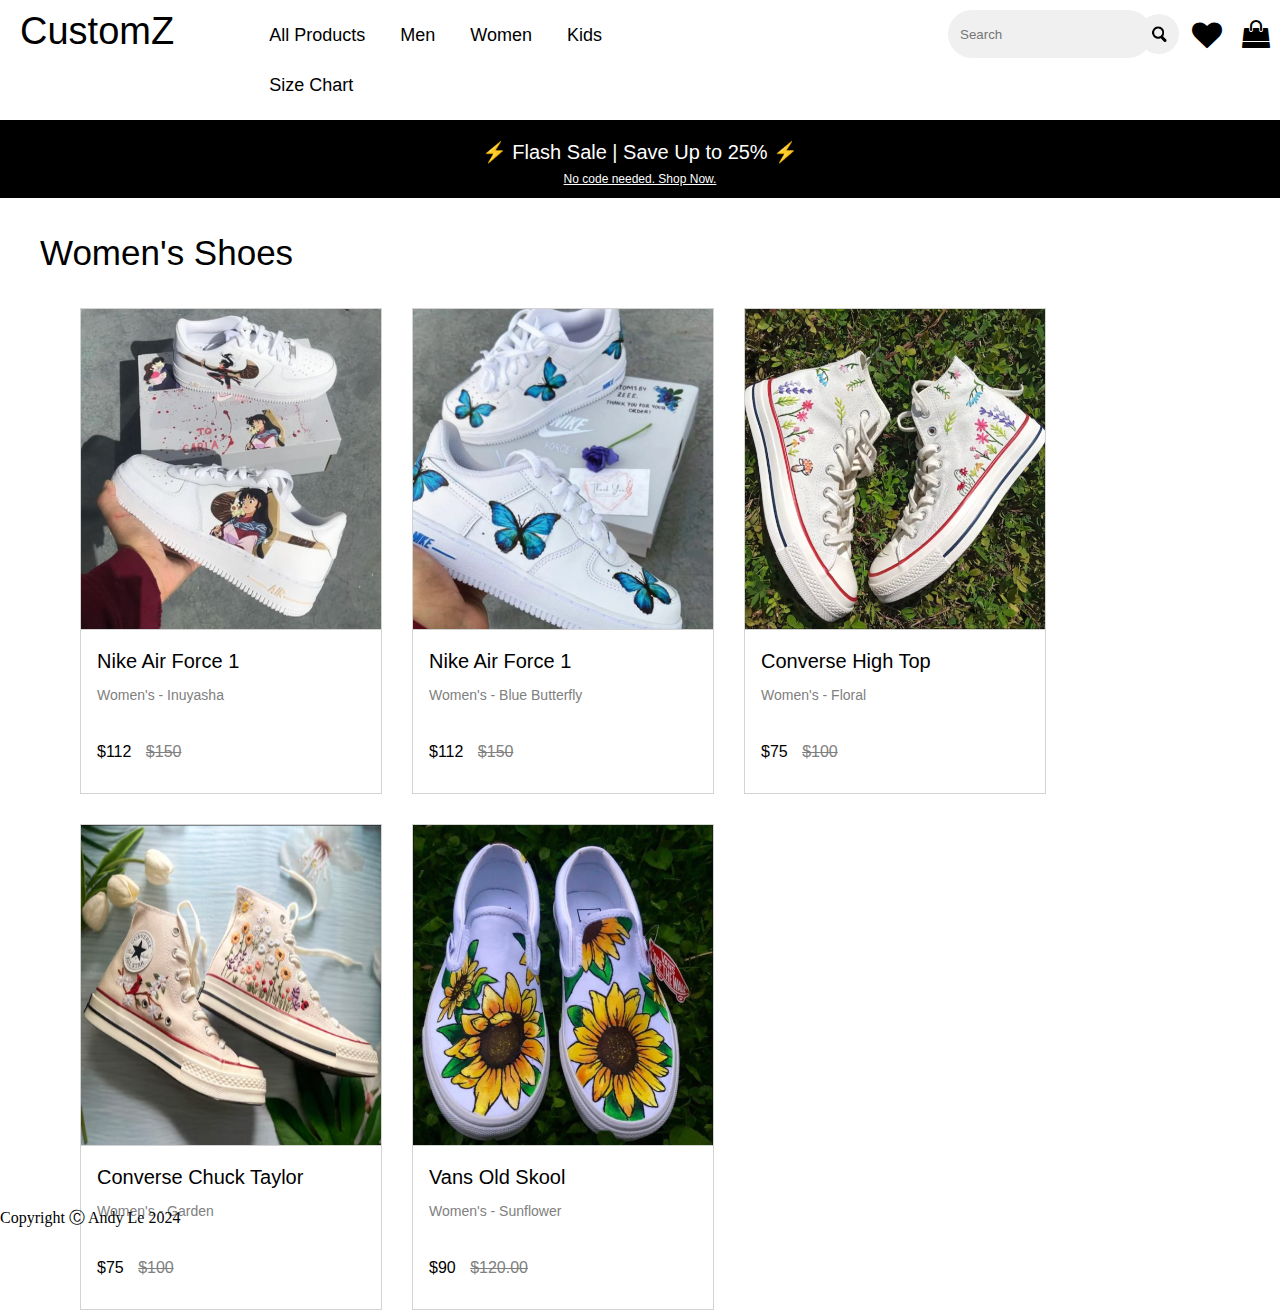
<file: HTML/women.html>
<!DOCTYPE html>
<html>
  <head>
    <title>Women's Shoes</title>
    <meta name="viewport" content="width = device-width, initial-scale = 1.0" />
    <link rel="stylesheet" href="../CSS/header.css" />
    <link rel="stylesheet" href="../CSS/all-products.css" />

    <link rel="stylesheet" href="../CSS/flash-sale.css" />
    <link rel="stylesheet" href="../CSS/men.css" />
    <link rel="stylesheet" href="../CSS/header.css" />
    <link
      rel="stylesheet"
      href="https://cdnjs.cloudflare.com/ajax/libs/font-awesome/4.7.0/css/font-awesome.min.css"
    />
  </head>

  <body>
    <header>
      <div
        style="
          display: flex;
          flex-direction: row;
          justify-content: space-between;
        "
      >
        <div class="header-flex">
          <div>
            <a href="../index.html">
              <p class="customz">CustomZ</p>
            </a>
          </div>

          <div class="topnav-div">
            <nav class="topnav">
              <a href="all-products.html" class="button topnav-selections">
                All Products
              </a>
              <a href="men.html" class="button topnav-selections"> Men </a>
              <a href="women.html" class="button topnav-selections"> Women </a>
              <a href="kid.html" class="button topnav-selections"> Kids </a>
              <a href="sizeChart.html" class="button topnav-selections">
                Size Chart
              </a>
            </nav>
          </div>
        </div>
        <div class="header-flex">
          <div class="search-container">
            <form>
              <input type="search" placeholder="Search" />
              <button class="search-button">
                <img src="../Images /search-icon.png" class="search-icon" />
              </button>
            </form>
          </div>

          <div class="favorite-icon">
            <i class="fa fa-heart" style="font-size: 30px"></i>
          </div>

          <div class="bag-icon">
            <i class="fa fa-shopping-bag" style="font-size: 28px"></i>
          </div>
        </div>
      </div>
    </header>

    <div class="divider">
      <p class="sale-text">⚡ Flash Sale | Save Up to 25% ⚡</p>
      <p class="no-code-needed">No code needed. Shop Now.</p>
    </div>

    <p class="mens-text">Women's Shoes</p>

    <!--------------------------------------------->
    <div class="flex-container-products flex-container-parent">
      <div class="product-card">
        <a href="home.html">
          <img src="../Images /Inuyasha-1.png" class="card-image" />
          <div class="product-card-content">
            <p class="product-name">Nike Air Force 1</p>
            <p class="product-description">Women's - Inuyasha</p>
            <p class="product-price">$112 <span>$150</span></p>
          </div>
        </a>
      </div>
      <div class="product-card">
        <a href="home.html">
          <img src="../Images /blue-butterfly-1.png" class="card-image" />
          <div class="product-card-content">
            <p class="product-name">Nike Air Force 1</p>
            <p class="product-description">Women's - Blue Butterfly</p>
            <p class="product-price">$112 <span>$150</span></p>
          </div>
        </a>
      </div>
      <div class="product-card">
        <a href="home.html">
          <img src="../Images /converse-flowers-white.png" class="card-image" />
          <div class="product-card-content">
            <p class="product-name">Converse High Top</p>
            <p class="product-description">Women's - Floral</p>
            <p class="product-price">$75 <span>$100</span></p>
          </div>
        </a>
      </div>

      <div class="product-card">
        <a href="home.html">
          <img src="../Images /converse-pink.png" class="card-image" />
          <div class="product-card-content">
            <p class="product-name">Converse Chuck Taylor</p>
            <p class="product-description">Women's - Garden</p>
            <p class="product-price">$75 <span>$100</span></p>
          </div>
        </a>
      </div>

      <div class="product-card">
        <a href="home.html">
          <img src="../Images /vnas-sunflowers.png" class="card-image" />
          <div class="product-card-content">
            <p class="product-name">Vans Old Skool</p>
            <p class="product-description">Women's - Sunflower</p>
            <p class="product-price">$90 <span>$120.00</span></p>
          </div>
        </a>
      </div>
    </div>
    <footer>
      <div class="footer-container">
        <div>Copyright Ⓒ Andy Le 2024</div>
      </div>
    </footer>
  </body>
</html>
</file>
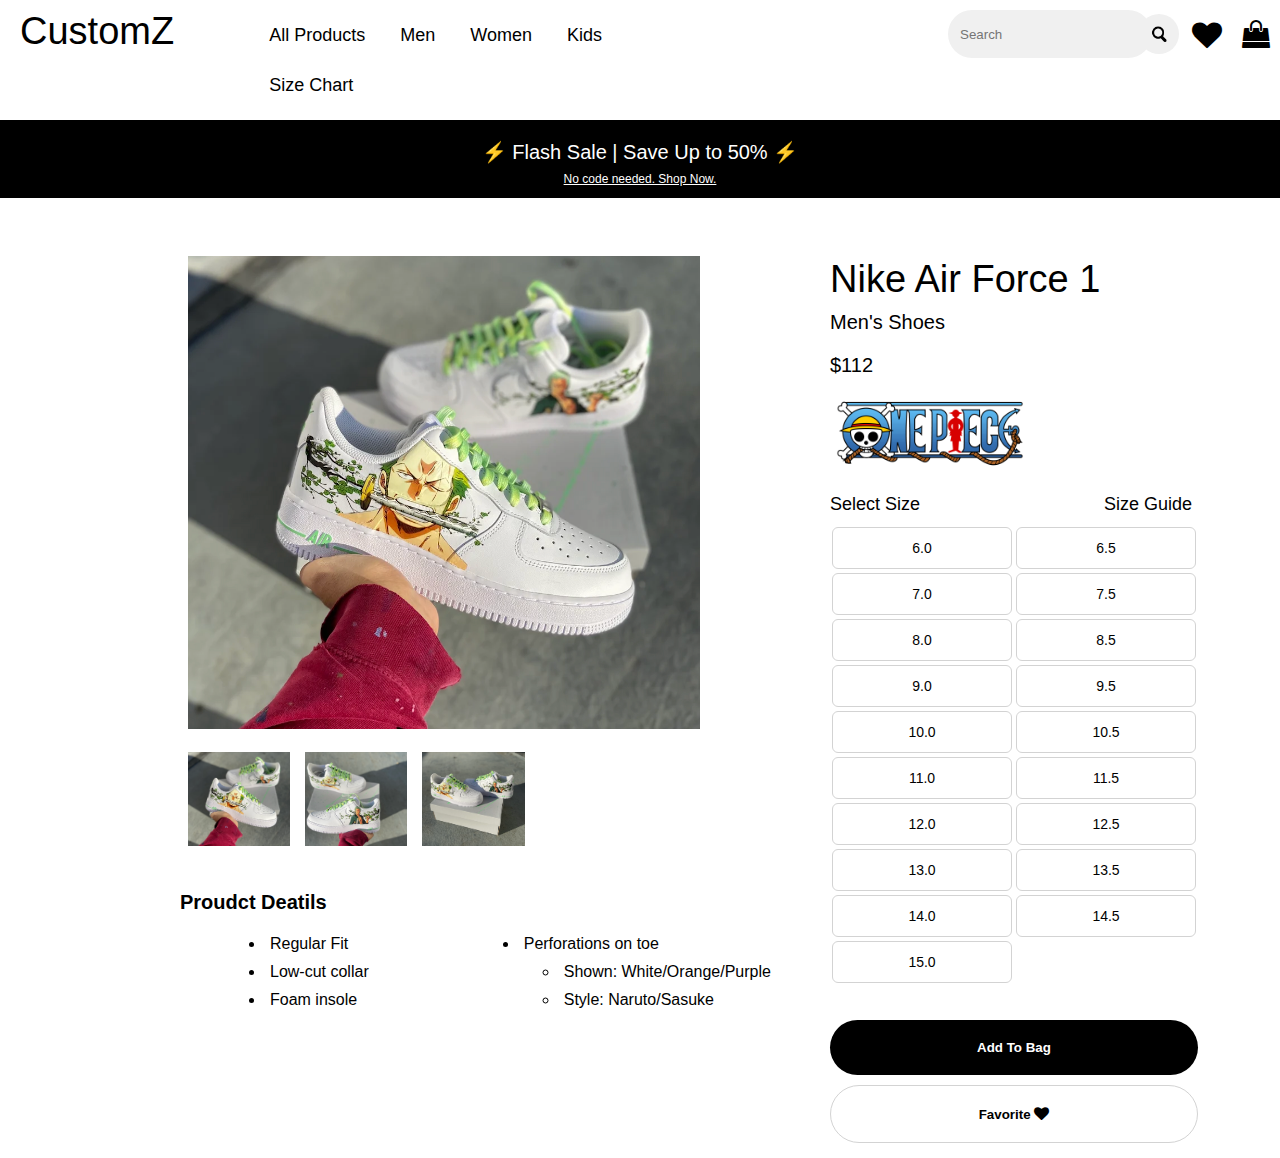
<file: HTML/zoro.html>
<!DOCTYPE html>
<html>
  <head>
    <title>Home</title>
    <meta name="viewport" content="width = device-width, initial-scale = 1.0" />
    <link rel="stylesheet" href="../CSS/header.css" />
    <link rel="stylesheet" href="../CSS/flash-sale.css" />
    <link rel="stylesheet" href="../CSS/product-page.css" />
    <link
      rel="stylesheet"
      href="https://cdnjs.cloudflare.com/ajax/libs/font-awesome/4.7.0/css/font-awesome.min.css"
    />
  </head>

  <body>
    <header>
      <div
        style="
          display: flex;
          flex-direction: row;
          justify-content: space-between;
        "
      >
        <div class="header-flex">
          <div>
            <a href="../index.html">
              <p class="customz">CustomZ</p>
            </a>
          </div>

          <div class="topnav-div">
            <nav class="topnav">
              <a href="all-products.html" class="button topnav-selections">
                All Products
              </a>
              <a href="men.html" class="button topnav-selections"> Men </a>
              <a href="women.html" class="button topnav-selections"> Women </a>
              <a href="kid.html" class="button topnav-selections"> Kids </a>
              <a href="sizeChart.html" class="button topnav-selections">
                Size Chart
              </a>
            </nav>
          </div>
        </div>
        <div class="header-flex">
          <div class="search-container">
            <form>
              <input type="search" placeholder="Search" />
              <button class="search-button">
                <img src="../Images /search-icon.png" class="search-icon" />
              </button>
            </form>
          </div>

          <div class="favorite-icon">
            <i class="fa fa-heart" style="font-size: 30px"></i>
          </div>

          <div class="bag-icon">
            <i class="fa fa-shopping-bag" style="font-size: 28px"></i>
          </div>
        </div>
      </div>
    </header>

    <div class="divider">
      <p class="sale-text">⚡ Flash Sale | Save Up to 50% ⚡</p>
      <p class="no-code-needed">No code needed. Shop Now.</p>
    </div>
    <!-- Sale Banner -->

    <div>
      <div class="parent-container">
        <div class="images-container">
          <div class="flex-container-row">
            <img
              src="../Images /zoro-1.png"
              class="product-image-size"
              id="mainImageSwitch"
            />
          </div>
          <div class="flex-container-row">
            <img
              src="../Images /zoro-1.png"
              class="product-mini-image-size"
              id="imageSwitch1"
              onclick="switchImage(1)"
            />
            <img
              src="../Images /zoro-2.png"
              class="product-mini-image-size"
              id="imageSwitch2"
              onclick="switchImage(2)"
            />
            <img
              src="../Images /zoro-3.png"
              class="product-mini-image-size"
              id="imageSwitch3"
              onclick="switchImage(3)"
            />
          </div>
          <div class="product-details-text">Proudct Deatils</div>
          <div class="product-description-container">
            <ul>
              <li class="product-description-text">Regular Fit</li>
              <li class="product-description-text">Low-cut collar</li>
              <li class="product-description-text">Foam insole</li>
            </ul>
            <ul style="padding-left: 100px">
              <li class="product-description-text">Perforations on toe</li>
              <ul>
                <li class="product-description-text">
                  Shown: White/Orange/Purple
                </li>
                <li class="product-description-text">Style: Naruto/Sasuke</li>
              </ul>
            </ul>
          </div>
        </div>
        <div class="product-information-container">
          <p class="product-name">Nike Air Force 1</p>
          <p class="product-gender">Men's Shoes</p>
          <p class="product-price">$112</p>
          <img src="../Images /One-Piece-Logo.png" style="width: 200px" />
          <div class="product-size-container">
            <div class="size-text-container">
              <p class="select-size-text">Select Size</p>
              <p class="size-guide-text">Size Guide</p>
            </div>
            <div class="product-size-row">
              <button class="size-button" onclick="select(6.0)" id="size6">
                6.0
              </button>
              <button class="size-button" onclick="select(6.5)" id="size6.5">
                6.5
              </button>
            </div>
            <div class="product-size-row">
              <button class="size-button" onclick="select(7.0)" id="size7">
                7.0
              </button>
              <button class="size-button" onclick="select(7.5)" id="size7.5">
                7.5
              </button>
            </div>
            <div class="product-size-row">
              <button class="size-button" onclick="select(8.0)" id="size8">
                8.0
              </button>
              <button class="size-button" onclick="select(8.5)" id="size8.5">
                8.5
              </button>
            </div>
            <div class="product-size-row">
              <button class="size-button" onclick="select(9.0)" id="size9">
                9.0
              </button>
              <button class="size-button" onclick="select(9.5)" id="size9.5">
                9.5
              </button>
            </div>
            <div class="product-size-row">
              <button class="size-button" onclick="select(10.0)" id="size10">
                10.0
              </button>
              <button class="size-button" onclick="select(10.5)" id="size10.5">
                10.5
              </button>
            </div>
            <div class="product-size-row">
              <button class="size-button" onclick="select(11.0)" id="size11">
                11.0
              </button>
              <button class="size-button" onclick="select(11.5)" id="size11.5">
                11.5
              </button>
            </div>
            <div class="product-size-row">
              <button class="size-button" onclick="select(12.0)" id="size12">
                12.0
              </button>
              <button class="size-button" onclick="select(12.5)" id="size12.5">
                12.5
              </button>
            </div>
            <div class="product-size-row">
              <button class="size-button" onclick="select(13.0)" id="size13">
                13.0
              </button>
              <button class="size-button" onclick="select(13.5)" id="size13.5">
                13.5
              </button>
            </div>
            <div class="product-size-row">
              <button class="size-button" onclick="select(14.0)" id="size14">
                14.0
              </button>
              <button class="size-button" onclick="select(14.5)" id="size14.5">
                14.5
              </button>
            </div>
            <div class="product-size-row">
              <button class="size-button" onclick="select(15.0)" id="size15">
                15.0
              </button>
            </div>
          </div>
          <div>
            <button class="shop-buttons add-to-bag">Add To Bag</button>
            <button class="shop-buttons favorite">
              Favorite
              <i class="fa fa-heart" style="font-size: 15px"></i>
            </button>
          </div>
        </div>
      </div>
    </div>

    <script src="../Javascript/individualProducts.js"></script>
  </body>
</html>
</file>
<file: CSS/header.css>
body {
    margin: 0px;
    overflow-x: hidden;
}

header {
    padding-top: 10px;
    padding-left: 20px;
    padding-bottom: 10px;

}

.header-flex {
    display: flex;
    flex-direction: row;
    width: fit-content
}

a {
    text-decoration: none;
}

.inline-block {
    display: inline-block;
}

.customz {
    font-family: 'Trebuchet MS', sans-serif;
    font-size: 38px;
    margin: 0px;
    color: black;
}

.topnav-div {
    margin: 0px 80px;

}

.topnav {
    font-family: Arial, Helvetica, sans-serif;
    font-size: 18px;
}

.topnav-selections {
    padding: 0px 15px;
}

.button {
    display: inline-flex;
    align-items: center;
    justify-content: center;
    height: 50px;
    text-decoration: none;
    color: black;
}

.button:hover {
    text-decoration: underline;
    background-color: lightgray;
}

.search-container {
    padding-left: 150px;
    padding-right: 30px;
    justify-content: flex-end;
}

.search-button {
    background-color: rgb(240, 240, 240);
    padding: 0px;
}

.search-icon {
    width: 40px;
    height: 40px;
}

form {
    border-radius: 30px;
    padding: 4px 2px;
    background-color: rgb(240, 240, 240);
    width: 200px;
    height: 40px;
    display: flex;
}

form input {
    background-color: rgb(240, 240, 240);
    border-radius: 20px;
    padding-left: 10px;
    border: none;
    outline: none;
}

form button {
    border-radius: 20px;
    border: none;
    cursor: pointer;
}

form button:hover {
    background: darkgray;
}

.favorite-icon {
    padding: 10px;
    cursor: pointer;
}

.bag-icon {
    padding: 10px 10px;
    cursor: pointer;
}

.webSection {
    font-family: 'Trebuchet MS', sans-serif;
    font-size: 25px;
    padding-left: 20px;
}

.favorite-icon:hover {
    color: gray;
}

.bag-icon:hover {
    color: gray;
}

.shoesMen {
    position: relative;
    top: 80px;
    text-align: center;
}

.shoesWomen {
    position: relative;
    top: 150px;
    text-align: center;
}

.clothingMen {
    position: relative;
    top: 200px;
    text-align: center;
}

.clothingWomen {
    position: relative;
    top: 250px;
    text-align: center;
}
</file>
<file: CSS/flash-sale.css>
.divider {
  background-color: black;
  width: 100vw;
  padding-bottom: 12px;
}

.sale-text {
  color: white;
  font-family: Arial, Helvetica, sans-serif;
  font-size: 20px;
  text-align: center;
  padding-top: 20px;
  margin: 0px;
}

.no-code-needed {
  color: white;
  font-family: Arial, Helvetica, sans-serif;
  font-size: 12px;
  text-decoration: underline;
  text-align: center;
  margin: 0px;
  padding-top: 8px;
}
</file>
<file: CSS/main-page.css>
.home-image {
  width: 100vw;
  height: auto;
}

.slogan {
  text-align: center;
}

.slogan-text {
  font-family: Impact, fantasy;
  font-size: 50px;
  margin-top: 30px;
  margin-bottom: 10px;
}

.slogan-handle {
  font-family: "Trebuchet MS", sans-serif;
  font-size: 25px;
  margin: 0px;
}

.quick-nav {
  text-align: center;
  padding-bottom: 30px;
}

.quick-nav-button {
  border: none;
  border-radius: 30px;
  padding: 10px 20px;
  margin: 20px 4px;
  color: white;
  background-color: black;
  font-size: 22px;
  cursor: pointer;
}

.explore-text {
  font-family: "Trebuchet MS", sans-serif;
  font-size: 40px;
  margin: 10px 20px;
}

.waves-background {
  width: 100vw;
  height: 349px;
  background-image: url("../Images /waves-background-2.png");
  background-repeat: no-repeat;
  background-size: 100vw auto;
  border-bottom: 4px solid white;
}

.waves-slogan {
  text-align: center;
  padding-top: 120px;
  margin: 0px;
  font-family: Impact, fantasy;
  font-size: 80px;
  color: white;
}

.latest-release-section {
  background-color: black;
  height: 100px;
  padding-left: 30px;
}

.latest-release-text {
  color: white;
  font-family: Impact, fantasy;
  font-size: 40px;
  padding-top: 60px;
  padding-top: 24px;
  margin: 0px;
}

.latest-release-images {
  width: 20vw;
  height: auto;
  padding: 0px;
  border: 3px solid white;
}

.latest-release-first {
  padding: 0px;
  margin: 20px;
}

.latest-release-second {
  padding-left: 250px;
}

.model {
  width: 40vw;
  height: auto;
  padding-left: 0px;
  border: 3px solid white;
}

.test-div {
  background-color: black;
  width: 100vw;
  padding-left: 30px;
  height: 100px;
}

.waves-image {
  width: 100vw;
  height: auto;
}

.flex-row {
  display: flex;
  flex-direction: row;
}

a {
  color: white;
  text-decoration: none;
}
</file>
<file: CSS/product-page.css>
.parent-container {
  display: flex;
  flex-direction: row;
  margin-top: 50px;
  width: fit-content;
  margin-left: 180px;

}

.child-container {}

.images-container {
  width: fit-content;
}

.product-image-size {
  width: 40vw;
  height: 37vw;
  margin: 7.5px;
}

.product-mini-image-size {
  width: 8vw;
  height: auto;
  margin: 15px 7.5px;
  cursor: pointer;
}

.product-details-text {
  font-family: 'Trebuchet MS', sans-serif;
  font-size: 20px;
  font-weight: bold;
  padding-top: 30px;
}

.product-description-container {
  width: fit-content;
  display: flex;
  flex-direction: row;
}

.product-description-text {
  font-family: 'Trebuchet MS', sans-serif;
  padding: 5px;
  margin-left: 45px;
}

.flex-container-row {
  display: flex;
  flex-direction: row;
  width: 50vw;
  text-align: center;
}

.product-information-container {
  background-color: white;
  padding: 10px;
}

.product-name {
  font-family: 'Trebuchet MS', sans-serif;
  font-size: 38px;
  margin: 0px;
}

.product-gender {
  font-family: 'Trebuchet MS', sans-serif;
  font-size: 20px;
  margin-top: 10px;
}

.product-price {
  font-family: 'Trebuchet MS', sans-serif;
  font-size: 20px;
  margin-bottom: 0px;
}

.size-text-container {
  display: flex;
  flex-direction: row;
  padding-bottom: 10px;
}

.select-size-text {
  font-family: 'Trebuchet MS', sans-serif;
  font-size: 18px;
  margin: 0px;
  padding-right: 50%;
}

.size-guide-text {
  font-family: 'Trebuchet MS', sans-serif;
  font-size: 18px;
  margin: 0px;
}

.product-theme-banner {
  width: 50%;
  height: auto;
}

.product-size-container {
  display: flex;
  flex-direction: column;
  padding-bottom: 30px;
}

.product-size-row {
  display: flex;
  flex-direction: row;
}

.size-button {
  width: 180px;
  height: auto;
  padding: 12px 15px;
  background-color: white;
  border: 1px solid lightgray;
  border-radius: 6px;
  font-family: 'Trebuchet MS', sans-serif;
  font-size: 14px;
  cursor: pointer;
  margin: 2px;
}

.size-button:hover {
  border: 1px solid black;
}

.shop-buttons {
  width: 100%;
  padding: 20px;
  cursor: pointer;
  border-radius: 30px;
  border: none;
  font-weight: bold;
  margin: 5px 0px;
}

.add-to-bag {
  background-color: black;
  color: white;
}

.favorite {
  background-color: white;
  border: 1px solid lightgray;
}
</file>
<file: CSS/men.css>
.mens-text {
  font-family: "Trebuchet MS", sans-serif;
  font-size: 35px;
  padding-left: 40px;
}

.flex-container-products {
  display: flex;
  flex-wrap: wrap;
  /* border: 1px solid black; */
  width: 91vw;
  height: 100vh;
  margin-left: 80px;
}

.product-card {
  display: flex;
  flex-direction: column;
  width: auto;
  height: fit-content;
  margin-bottom: 30px;
  margin-right: 30px;
  margin-top: 0px;
  border: 1px solid lightgray;
  cursor: pointer;
  text-decoration: none;
  box-sizing: border-box;
}

.product-card:hover {
  box-sizing: border-box;
  border: 1px solid black;
  box-shadow: inset 0 -3px 0 0 black;
}

.card-image {
  width: 300px;
  height: 320px;
  border-bottom: 1px solid lightgray;
}

.product-card-content {
  padding: 16px;
}

.product-name {
  font-family: "Trebuchet MS", sans-serif;
  font-size: 20px;
  margin: 0px;
  text-decoration: none;
  color: black;
}

.product-description {
  font-family: Arial, Helvetica, sans-serif;
  font-size: 14px;
  color: gray;
  margin-bottom: 40px;
}

.product-price {
  font-family: "Trebuchet MS", sans-serif;
  font-size: 16px;
  color: black;
}
</file>
<file: CSS/all-products.css>
.all-products-text {
  font-family: "Trebuchet MS", sans-serif;
  font-size: 35px;
  padding-left: 40px;
}

.refine-results-text {
  font-family: "Trebuchet MS", sans-serif;
  font-size: 20px;
  padding-left: 40px;
  padding-bottom: 20px;
  margin: 0px;
}

.refine-results-container {
  width: 200px;
  height: 400px;
  margin-left: 40px;
  border: 1px solid lightgray;
  border-radius: 3px;
}

.refine-results-section {
  font-family: "Trebuchet MS", sans-serif;
  font-size: 18px;
  margin: 0px;
  padding: 10px 15px;
  padding-top: 20px;
}

.filter-options-text {
  font-family: "Trebuchet MS", sans-serif;
  font-size: 16px;
  padding-left: 5px;
}

.brand-filter {
  padding-left: 30px;
  display: flex;
  align-items: center;
}

.flex-container-parent {
  display: flex;
  flex-direction: row;
}

.flex-container-products {
  display: flex;
  flex-wrap: wrap;
  /* border: 1px solid black; */
  width: 77vw;
  height: auto;
  margin-left: 80px;
}

.product-card {
  display: flex;
  flex-direction: column;
  width: auto;
  height: auto;
  margin-bottom: 30px;
  margin-right: 30px;
  margin-top: 0px;
  border: 1px solid lightgray;
  cursor: pointer;
  text-decoration: none;
  box-sizing: border-box;
}

.product-card:hover {
  box-sizing: border-box;
  border: 1px solid black;
  box-shadow: inset 0 -3px 0 0 black;
}

.card-image {
  width: 300px;
  height: 320px;
  border-bottom: 1px solid lightgray;
}

.product-card-content {
  padding: 16px;
}

.product-name {
  font-family: "Trebuchet MS", sans-serif;
  font-size: 20px;
  margin: 0px;
  text-decoration: none;
  color: black;
}

.product-description {
  font-family: Arial, Helvetica, sans-serif;
  font-size: 14px;
  color: gray;
  margin-bottom: 40px;
}

.product-price {
  font-family: "Trebuchet MS", sans-serif;
  font-size: 16px;
  color: black;
}

span {
  color: gray;
  text-decoration: line-through;
  padding-left: 10px;
}
</file>
